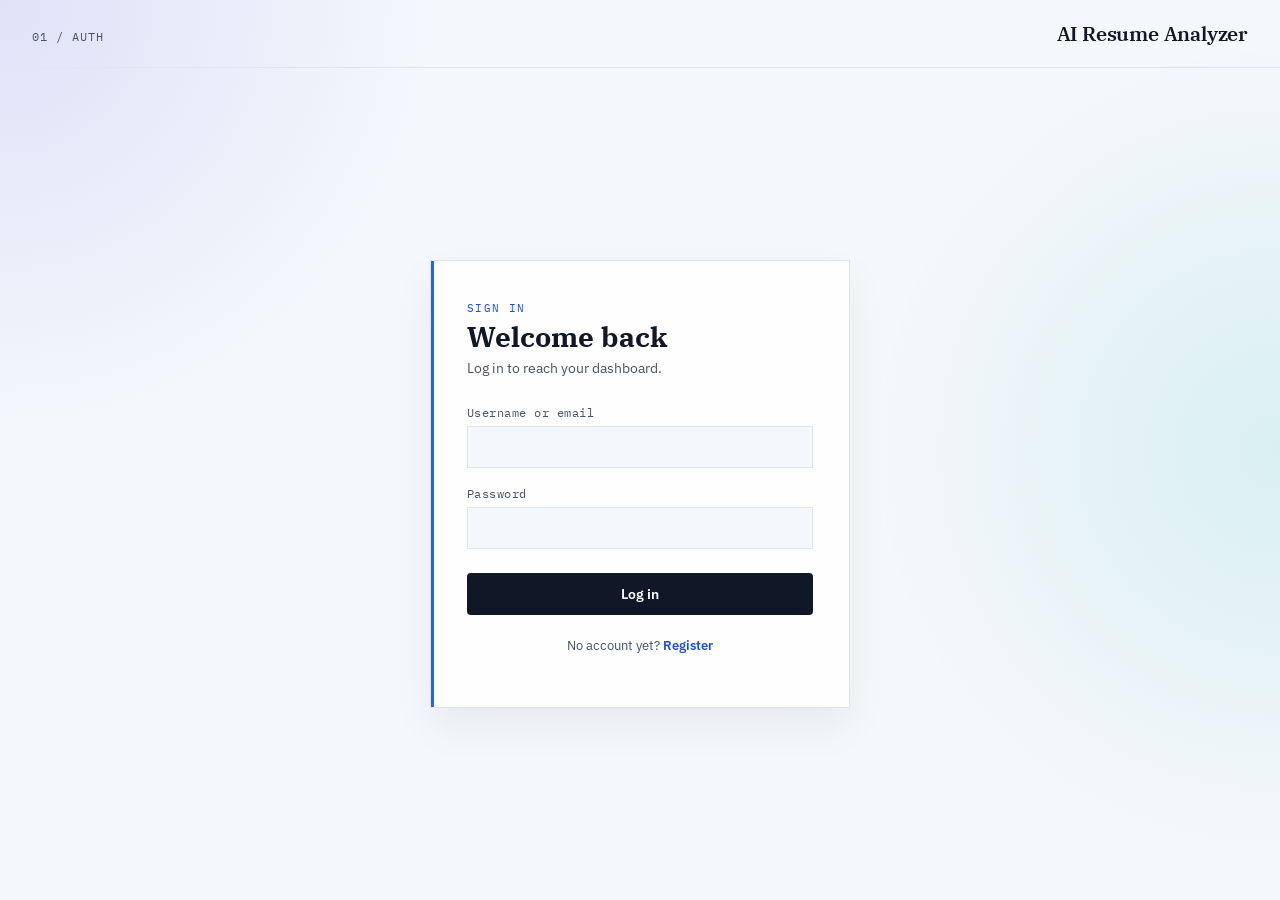
<file: projects/AI-Resume-Analyzer-development/frontend/index.html>
<!DOCTYPE html>
<html lang="en">

<head>
  <meta charset="UTF-8" />
  <meta http-equiv="refresh" content="0; url=login.html" />
  <title>CareerPilot</title>
</head>

<body>
  <p>Redirecting to <a href="login.html">login</a>…</p>
</body>

</html>
</file>
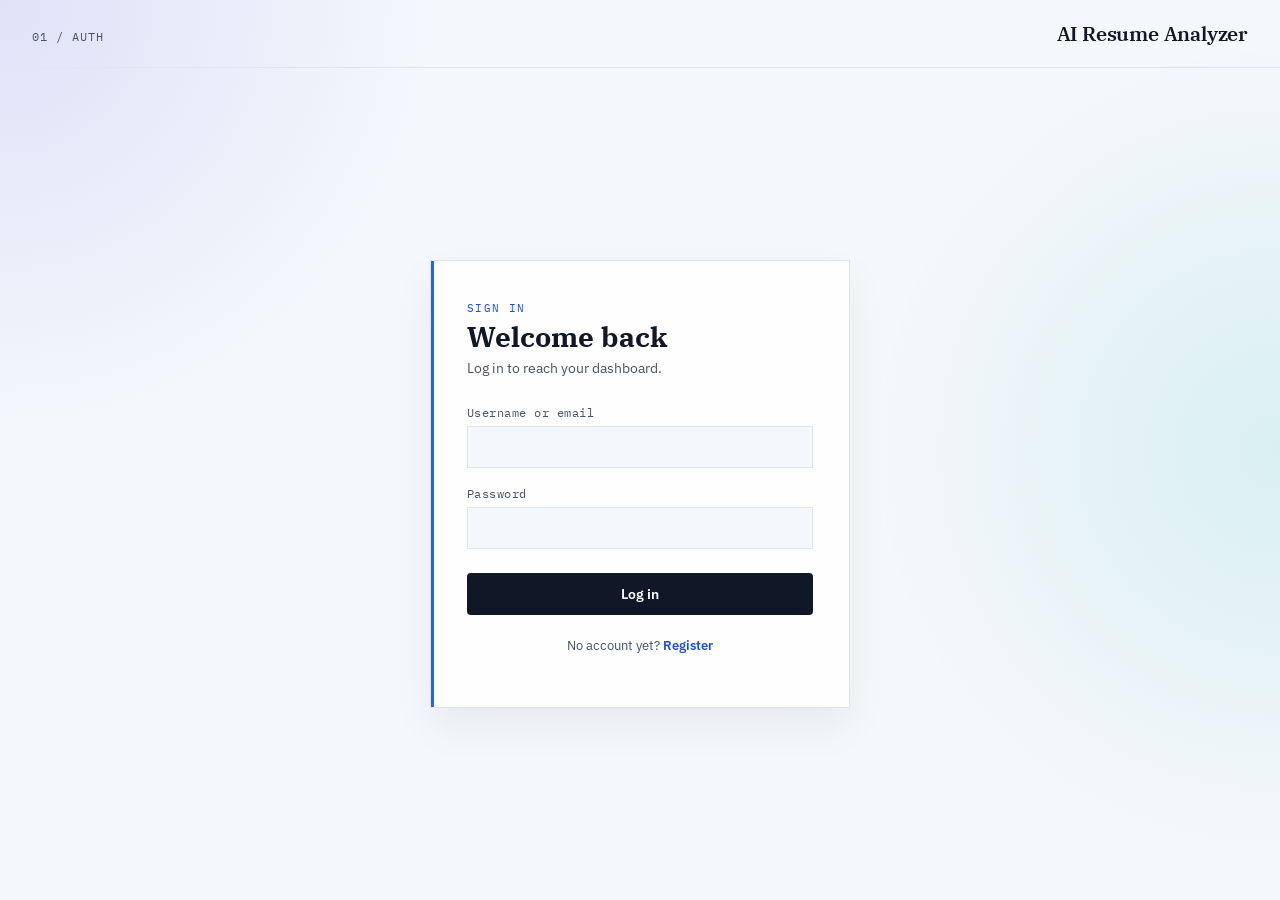
<file: projects/AI-Resume-Analyzer-development/frontend/advisor.html>
<!DOCTYPE html>
<html lang="en">

<head>
  <meta charset="UTF-8" />
  <meta name="viewport" content="width=device-width, initial-scale=1.0" />
  <title>Career Advisor — CareerPilot</title>
  <meta name="description" content="Get personalized career advice powered by AI." />
  <link rel="preconnect" href="https://fonts.googleapis.com" />
  <link
    href="https://fonts.googleapis.com/css2?family=IBM+Plex+Mono:wght@400;600&family=IBM+Plex+Sans:wght@400;500;600&family=IBM+Plex+Serif:wght@600&display=swap"
    rel="stylesheet" />
  <link rel="stylesheet" href="css/style.css" />
</head>

<body>
  <div class="page">
    <header class="masthead">
      <span class="index">06 / ADVISOR</span>
      <span class="brand"><span class="brand__text">AI Resume Analyzer</span></span>
      <nav class="nav-links">
        <a href="dashboard.html">Dashboard</a>
        <a href="jobs.html">Jobs</a>
        <a href="matching.html">Matching</a>
        <button class="logout-btn" id="logout-btn">Log out</button>
      </nav>
    </header>

  <main class="shell" style="max-width:900px;">

    <h1 class="page-title" style="margin-bottom:.5rem;">Career Advisor</h1>
    <p class="page-subtitle" style="color:var(--ink-soft);margin-bottom:1.5rem;">
      Ask about your stored profile, uploaded resume evidence, available jobs, or supported career knowledge.
    </p>

    
    <div class="advisor-controls" id="advisorControls">
      <label class="field__label">Selected resume for grounded questions:</label>
      <select id="resumeSelect" class="field__input" style="max-width:400px;">
        <option value="">No resume selected</option>
      </select>
      <div id="selected-resume-status" class="meta">No resume selected; profile and stored job data remain available.</div>
      <label class="field__label" for="jobSelect" style="margin-top:12px;">Selected job for role-specific questions:</label>
      <select id="jobSelect" class="field__input" style="max-width:400px;">
        <option value="">No job selected</option>
      </select>
      <div id="selected-job-status" class="meta">No job selected; job-specific context is disabled.</div>
      <button class="btn btn--small btn--outline" id="clearHistoryBtn" title="Clear chat history">
        Clear History
      </button>
    </div>

    
    <div class="chat-container" id="chatContainer">
      <div class="chat-messages" id="chatMessages">
        <div class="chat-msg chat-msg--assistant">
          <div class="chat-msg__avatar">AI</div>
          <div class="chat-msg__bubble">
            <p>Career AI can use your stored profile, selected resume evidence, available job requirements, and the existing career knowledge base.</p>
            <p>Questions outside that scope are declined. Select a resume when your question depends on a specific resume.</p>
          </div>
        </div>
      </div>

      
      <form class="chat-input" id="chatForm">
        <input type="text" id="chatInput" class="field__input"
          placeholder="Ask about your stored profile, resume, jobs, or career knowledge..." autocomplete="off" required />
        <button type="submit" class="btn btn--primary" id="sendBtn">
          Send
        </button>
      </form>
    </div>

  </main>
  </div>

  <script src="js/api.js"></script>
  <script src="js/advisor.js?v=2"></script>
</body>

</html>
</file>
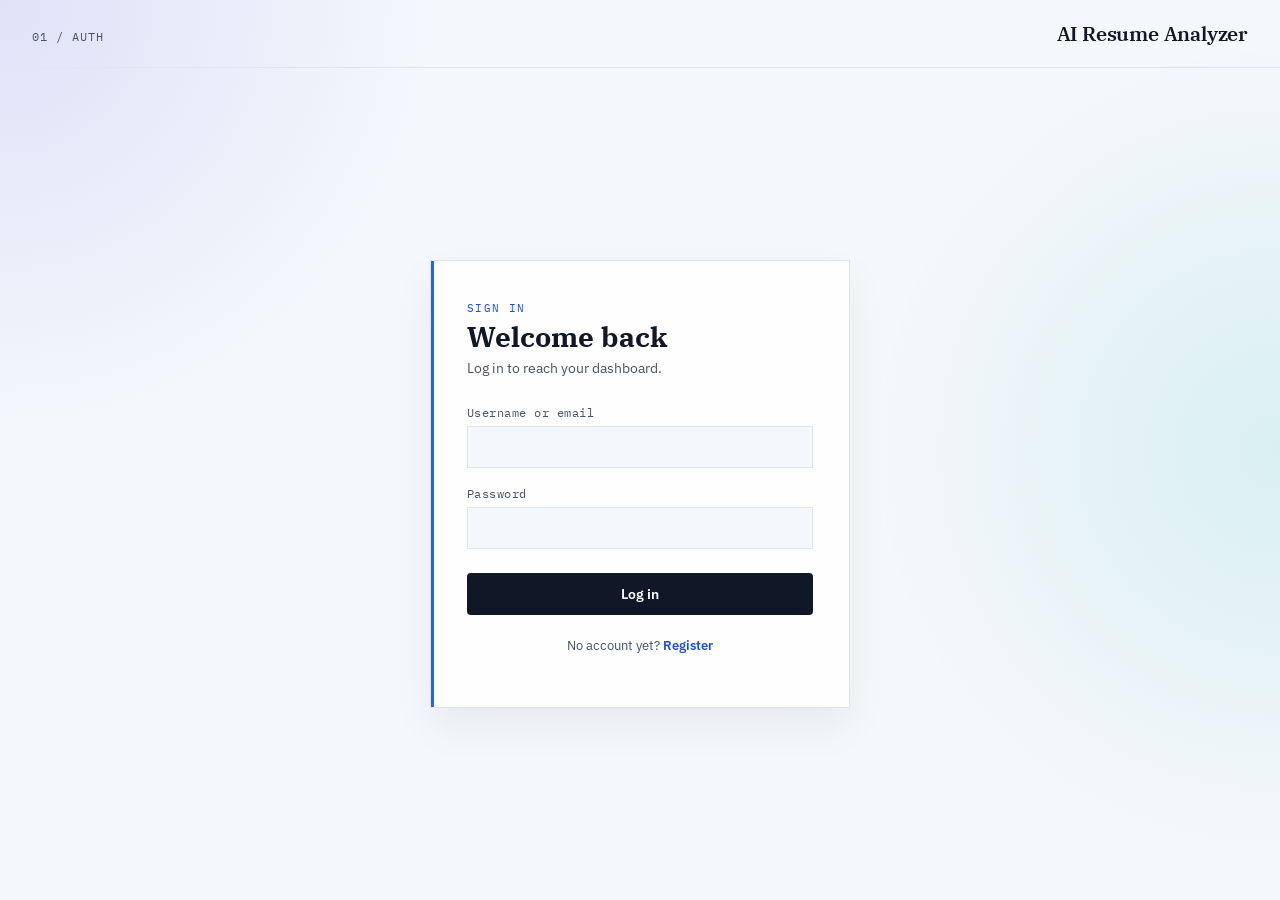
<file: projects/AI-Resume-Analyzer-development/frontend/dashboard.html>
<!DOCTYPE html>
<html lang="en">

<head>
  <meta charset="UTF-8" />
  <meta name="viewport" content="width=device-width, initial-scale=1.0" />
  <title>Dashboard — CareerPilot</title>
  <meta name="description" content="Upload and analyze your resume with AI-powered insights." />
  <link rel="preconnect" href="https://fonts.googleapis.com" />
  <link
    href="https://fonts.googleapis.com/css2?family=IBM+Plex+Serif:wght@600;700&family=IBM+Plex+Sans:wght@400;500;600&family=IBM+Plex+Mono:wght@400;500&display=swap"
    rel="stylesheet" />
  <link rel="stylesheet" href="css/style.css" />
</head>

<body>
  <div class="page">
    <header class="masthead">
      <span class="index">02 / DASHBOARD</span>
      <span class="brand"><span class="brand__text">AI Resume Analyzer</span></span>
      <nav class="nav-links">
        <a href="jobs.html">Jobs</a>
        <a href="matching.html">Matching</a>
        <a href="advisor.html">Advisor</a>
        <button class="logout-btn" id="logout-btn">Log out</button>
      </nav>
    </header>

    <main class="dashboard">
      <h1>Welcome, <span id="user-name">—</span></h1>
      <p class="meta" id="user-email">—</p>

      <div class="panel upload-panel">
        <div class="panel-header">
          <h2>Upload Resume</h2>
        </div>
        <p>Upload your resume in <strong>PDF</strong> or <strong>DOCX</strong> format for AI-powered analysis.</p>

        <div id="upload-message" class="message"></div>

        <form id="upload-form" enctype="multipart/form-data">
          <div class="upload-zone" id="upload-zone">
            <div class="upload-icon">
              <svg width="48" height="48" viewBox="0 0 24 24" fill="none" stroke="currentColor" stroke-width="1.5"
                stroke-linecap="round" stroke-linejoin="round">
                <path d="M21 15v4a2 2 0 0 1-2 2H5a2 2 0 0 1-2-2v-4" />
                <polyline points="17 8 12 3 7 8" />
                <line x1="12" y1="3" x2="12" y2="15" />
              </svg>
            </div>
            <p class="upload-label">Drag & drop your resume here</p>
            <p class="upload-hint">or click to browse — PDF, DOCX up to 5 MB</p>
            <input type="file" id="resume-file" name="file" accept=".pdf,.docx" hidden />
          </div>

          <div id="file-preview" class="file-preview" style="display:none;">
            <span class="file-icon">File</span>
            <span id="file-name" class="file-name"></span>
            <button type="button" id="clear-file" class="clear-file" title="Remove file">Remove</button>
          </div>

          <button type="submit" class="primary" id="upload-btn" disabled>
            <span class="btn-text">Analyze Resume</span>
            <span class="spinner" style="display:none;"></span>
          </button>
        </form>
      </div>

      <div class="panel">
        <div class="panel-header">
          <h2>My Resumes</h2>
          <span class="resume-count" id="resume-count">0</span>
        </div>
        <div id="resumes-list" class="resumes-list">
          <p class="empty-state" id="empty-state">No resumes uploaded yet. Upload one above to get started!</p>
        </div>
      </div>

      <div class="panel">
        <div class="panel-header">
          <h2>Jobs & Matching</h2>
        </div>
        <p>Browse job postings, search by skill or location, and match your resume against available positions.</p>
        <div style="display:flex;gap:10px;margin-top:14px;">
          <a href="jobs.html" class="primary" style="flex:1;text-decoration:none;text-align:center;">Browse Jobs</a>
          <a href="matching.html" class="primary"
            style="flex:1;text-decoration:none;text-align:center;background:var(--signal-dark);">Run Matching</a>
        </div>
      </div>

      <div class="panel">
        <div class="panel-header">
          <h2>Career Advisor</h2>
        </div>
        <p>Use stored profile information, uploaded resume data, available jobs, and the existing career knowledge base for grounded career guidance.</p>
        <div style="display:flex;gap:10px;margin-top:14px;">
          <a href="advisor.html" class="primary" style="flex:1;text-decoration:none;text-align:center;">Open Career
            Advisor</a>
        </div>
      </div>
    </main>
  </div>

  <script src="js/api.js"></script>
  <script src="js/dashboard.js?v=4"></script>
</body>

</html>
</file>
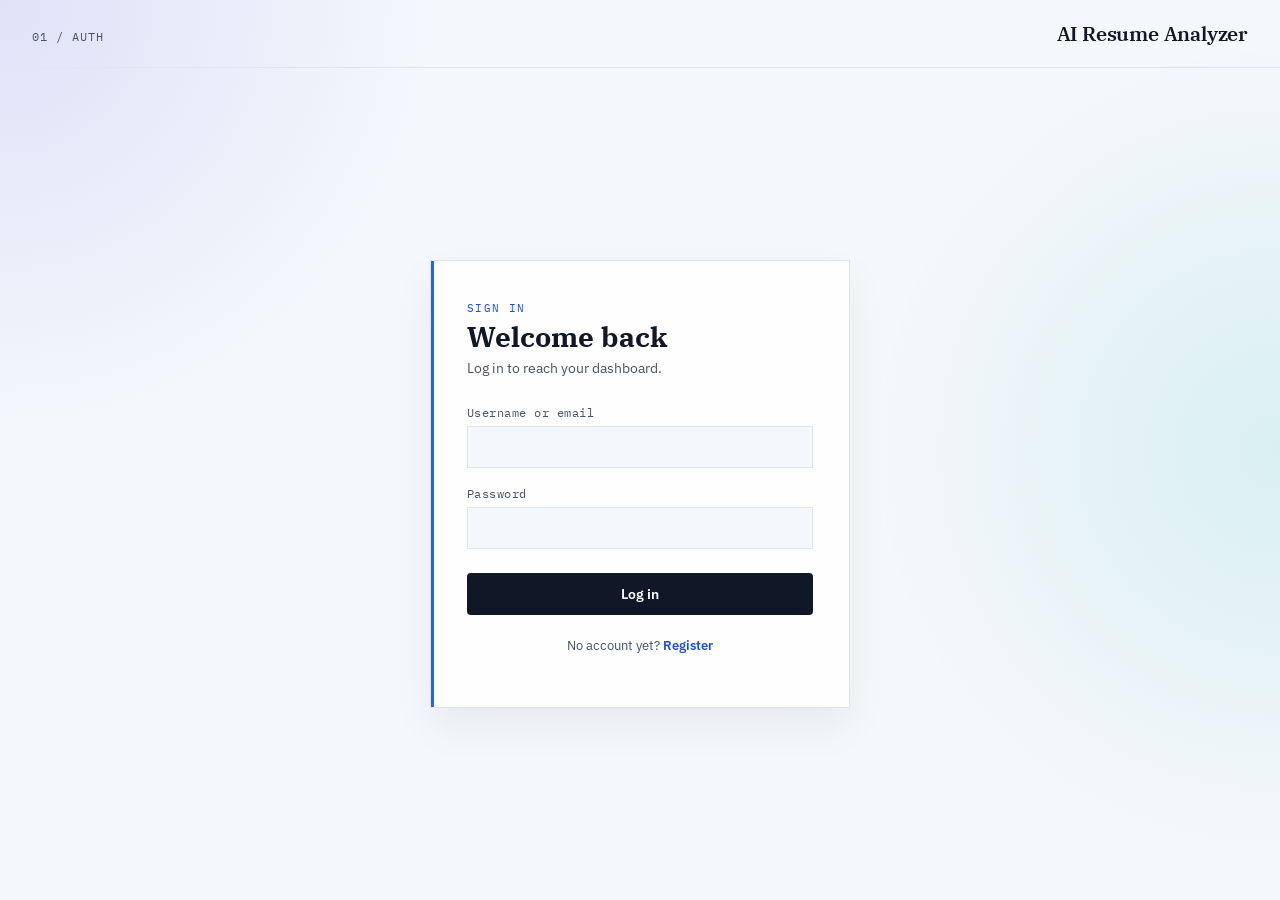
<file: projects/AI-Resume-Analyzer-development/frontend/jobs.html>
<!DOCTYPE html>
<html lang="en">

<head>
  <meta charset="UTF-8" />
  <meta name="viewport" content="width=device-width, initial-scale=1.0" />
  <title>Jobs — CareerPilot</title>
  <meta name="description" content="Browse, search, and manage job postings." />
  <link rel="preconnect" href="https://fonts.googleapis.com" />
  <link
    href="https://fonts.googleapis.com/css2?family=IBM+Plex+Serif:wght@600;700&family=IBM+Plex+Sans:wght@400;500;600&family=IBM+Plex+Mono:wght@400;500&display=swap"
    rel="stylesheet" />
  <link rel="stylesheet" href="css/style.css" />
</head>

<body>
  <div class="page">
    <header class="masthead">
      <span class="index">04 / JOBS</span>
      <span class="brand"><span class="brand__text">AI Resume Analyzer</span></span>
      <nav class="nav-links">
        <a href="dashboard.html">Dashboard</a>
        <a href="matching.html">Matching</a>
        <button class="logout-btn" id="logout-btn">Log out</button>
      </nav>
    </header>

    <main class="jobs-page">
      
      <section class="search-section">
        <h1>Job Board</h1>
        <div class="search-bar">
          <div class="search-field">
            <label for="search-q">Keyword</label>
            <input type="text" id="search-q" placeholder="Title, company, description…" />
          </div>
          <div class="search-field">
            <label for="search-location">Location</label>
            <input type="text" id="search-location" placeholder="e.g. Cairo, Remote" />
          </div>
          <div class="search-field">
            <label for="search-skill">Skill</label>
            <input type="text" id="search-skill" placeholder="e.g. Python, React" />
          </div>
          <button class="primary search-btn" id="search-btn">Search</button>
          <button class="toggle-btn" id="clear-search" style="display:none;">Clear</button>
        </div>
        <div id="application-resume-wrap" class="field" style="display:none;max-width:420px;margin-top:14px;">
          <label for="application-resume">CV used for recommendations and Apply</label>
          <select id="application-resume"></select>
        </div>
        <div id="jobs-match-status" class="meta" style="margin-top:10px;">Select an analyzed CV to load the top-five job recommendations and unlock Apply.</div>
      </section>

      <div id="jobs-message" class="message"></div>

      <section class="add-job-section" id="add-job-section" style="display:none;">
        <button class="toggle-btn" id="toggle-add-job">Add Job Posting</button>
        <div id="add-job-form-wrap" class="add-job-form-wrap" style="display:none;">
          <h2>New Job Posting</h2>
          <form id="add-job-form">
            <div class="form-row">
              <div class="field">
                <label for="job-title">Title *</label>
                <input type="text" id="job-title" required />
              </div>
              <div class="field">
                <label for="job-company">Company</label>
                <input type="text" id="job-company" />
              </div>
            </div>
            <div class="form-row">
              <div class="field">
                <label for="job-location">Location</label>
                <input type="text" id="job-location" />
              </div>
              <div class="field">
                <label for="job-skills">Required Skills (comma-separated)</label>
                <input type="text" id="job-skills" placeholder="Python, FastAPI, SQL" />
              </div>
            </div>
            <div class="field">
              <label for="job-preferred-skills">Preferred Skills (comma-separated)</label>
              <input type="text" id="job-preferred-skills" placeholder="Docker, AWS" />
            </div>
            <div class="field">
              <label for="job-description">Description *</label>
              <textarea id="job-description" rows="4" required></textarea>
            </div>
            <div class="form-row">
              <div class="field">
                <label for="job-experience-years">Required experience</label>
                <input type="text" id="job-experience-years" placeholder="e.g. 3+ years" />
              </div>
              <div class="field">
                <label for="job-education-required">Required education</label>
                <input type="text" id="job-education-required" placeholder="e.g. Bachelor's degree" />
              </div>
            </div>
            <div class="form-row">
              <div class="field">
                <label for="job-deadline">Application deadline</label>
                <input type="datetime-local" id="job-deadline" />
              </div>
              <div class="field">
                <label for="job-max-applications">Maximum applications</label>
                <input type="number" id="job-max-applications" min="1" step="1" />
              </div>
            </div>
            <div class="form-actions">
              <button type="submit" class="primary" id="add-job-btn">Create Job</button>
              <button type="button" class="toggle-btn" id="cancel-add-job">Cancel</button>
            </div>
          </form>
        </div>
      </section>

      
      <section class="jobs-list-section">
        <div class="panel-header">
          <h2 id="jobs-heading">All Jobs</h2>
          <span class="resume-count" id="jobs-count">0</span>
        </div>
        <div id="jobs-list" class="jobs-list">
          <p class="empty-state" id="jobs-empty">No job postings available.</p>
        </div>
      </section>
    </main>
  </div>

  
  <div id="edit-modal" class="modal-overlay" style="display:none;">
    <div class="modal-card">
      <h2>Edit Job Posting</h2>
      <form id="edit-job-form">
        <input type="hidden" id="edit-job-id" />
        <div class="form-row">
          <div class="field">
            <label for="edit-title">Title</label>
            <input type="text" id="edit-title" />
          </div>
          <div class="field">
            <label for="edit-company">Company</label>
            <input type="text" id="edit-company" />
          </div>
        </div>
        <div class="form-row">
          <div class="field">
            <label for="edit-location">Location</label>
            <input type="text" id="edit-location" />
          </div>
          <div class="field">
            <label for="edit-skills">Required Skills (comma-separated)</label>
            <input type="text" id="edit-skills" />
          </div>
        </div>
        <div class="field">
          <label for="edit-preferred-skills">Preferred Skills (comma-separated)</label>
          <input type="text" id="edit-preferred-skills" />
        </div>
        <div class="field">
          <label for="edit-description">Description</label>
          <textarea id="edit-description" rows="4"></textarea>
        </div>
        <div class="form-row">
          <div class="field">
            <label for="edit-experience-years">Required experience</label>
            <input type="text" id="edit-experience-years" />
          </div>
          <div class="field">
            <label for="edit-education-required">Required education</label>
            <input type="text" id="edit-education-required" />
          </div>
        </div>
        <div class="form-row">
          <div class="field">
            <label for="edit-deadline">Application deadline</label>
            <input type="datetime-local" id="edit-deadline" />
          </div>
          <div class="field">
            <label for="edit-max-applications">Maximum applications</label>
            <input type="number" id="edit-max-applications" min="1" step="1" />
          </div>
        </div>
        <div class="form-actions">
          <button type="submit" class="primary">Save Changes</button>
          <button type="button" class="toggle-btn" id="cancel-edit">Cancel</button>
        </div>
      </form>
    </div>
  </div>

  <script src="js/api.js"></script>
  <script src="js/jobs.js"></script>
</body>

</html>
</file>
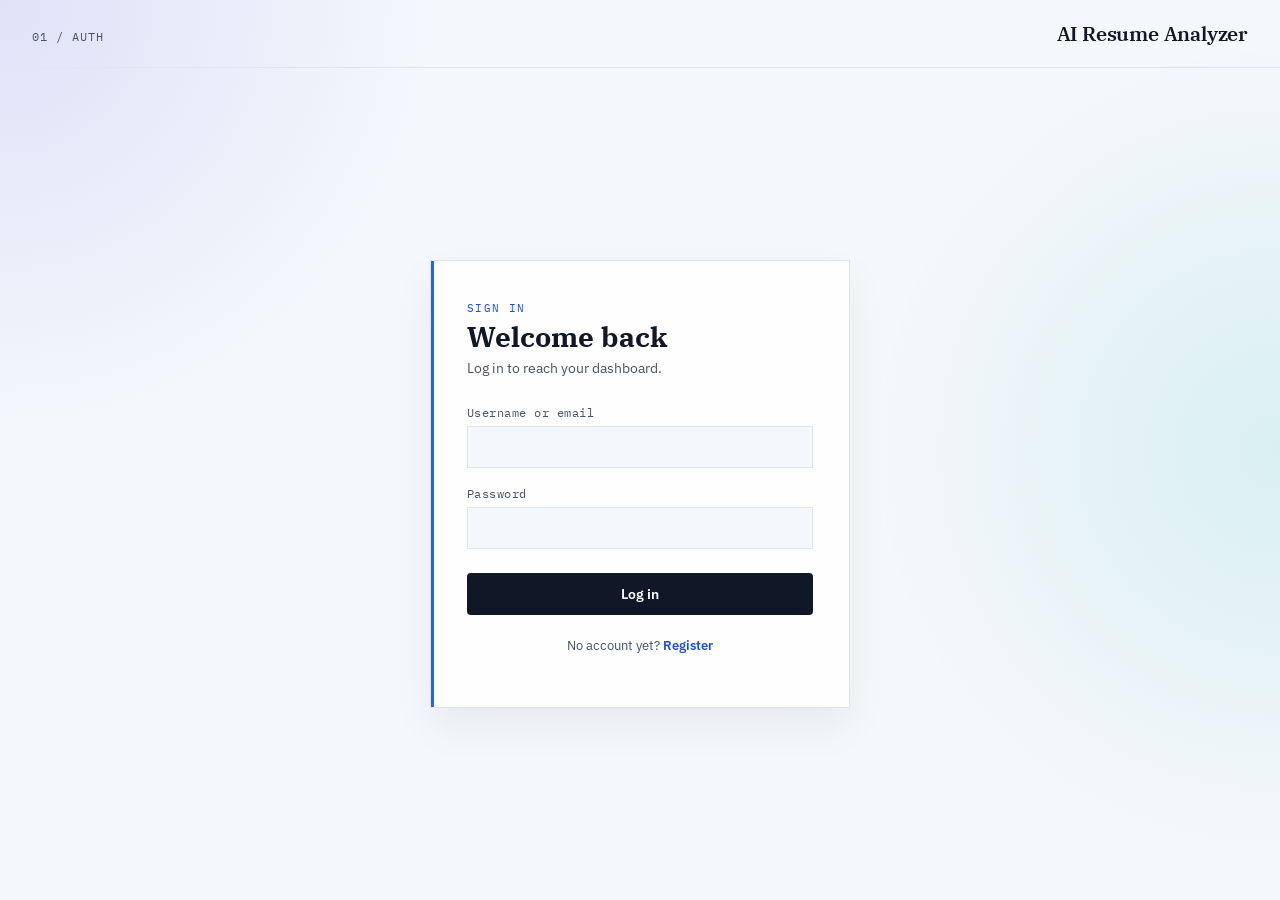
<file: projects/AI-Resume-Analyzer-development/frontend/login.html>
<!DOCTYPE html>
<html lang="en">

<head>
  <meta charset="UTF-8" />
  <meta name="viewport" content="width=device-width, initial-scale=1.0" />
  <title>Log in — CareerPilot</title>
  <link rel="preconnect" href="https://fonts.googleapis.com" />
  <link
    href="https://fonts.googleapis.com/css2?family=IBM+Plex+Serif:wght@600;700&family=IBM+Plex+Sans:wght@400;500;600&family=IBM+Plex+Mono:wght@400;500&display=swap"
    rel="stylesheet" />
  <link rel="stylesheet" href="css/style.css" />
</head>

<body>
  <div class="page">
    <header class="masthead">
      <span class="index">01 / AUTH</span>
      <span class="brand"><span class="brand__text">AI Resume Analyzer</span></span>
    </header>

    <main class="auth-shell">
      <div class="auth-card">
        <p class="eyebrow">Sign in</p>
        <h1>Welcome back</h1>
        <p class="sub">Log in to reach your dashboard.</p>

        <div id="message" class="message"></div>

        <form id="login-form" novalidate>
          <div class="field">
            <label for="identifier">Username or email</label>
            <input type="text" id="identifier" name="identifier" autocomplete="username" required />
          </div>
          <div class="field">
            <label for="password">Password</label>
            <input type="password" id="password" name="password" autocomplete="current-password" required />
          </div>
          <button type="submit" class="primary" id="submit-btn">Log in</button>
        </form>

        <p class="switch-link">No account yet? <a href="register.html">Register</a></p>
      </div>
    </main>
  </div>

  <script src="js/api.js"></script>
  <script src="js/login.js"></script>
</body>

</html>
</file>
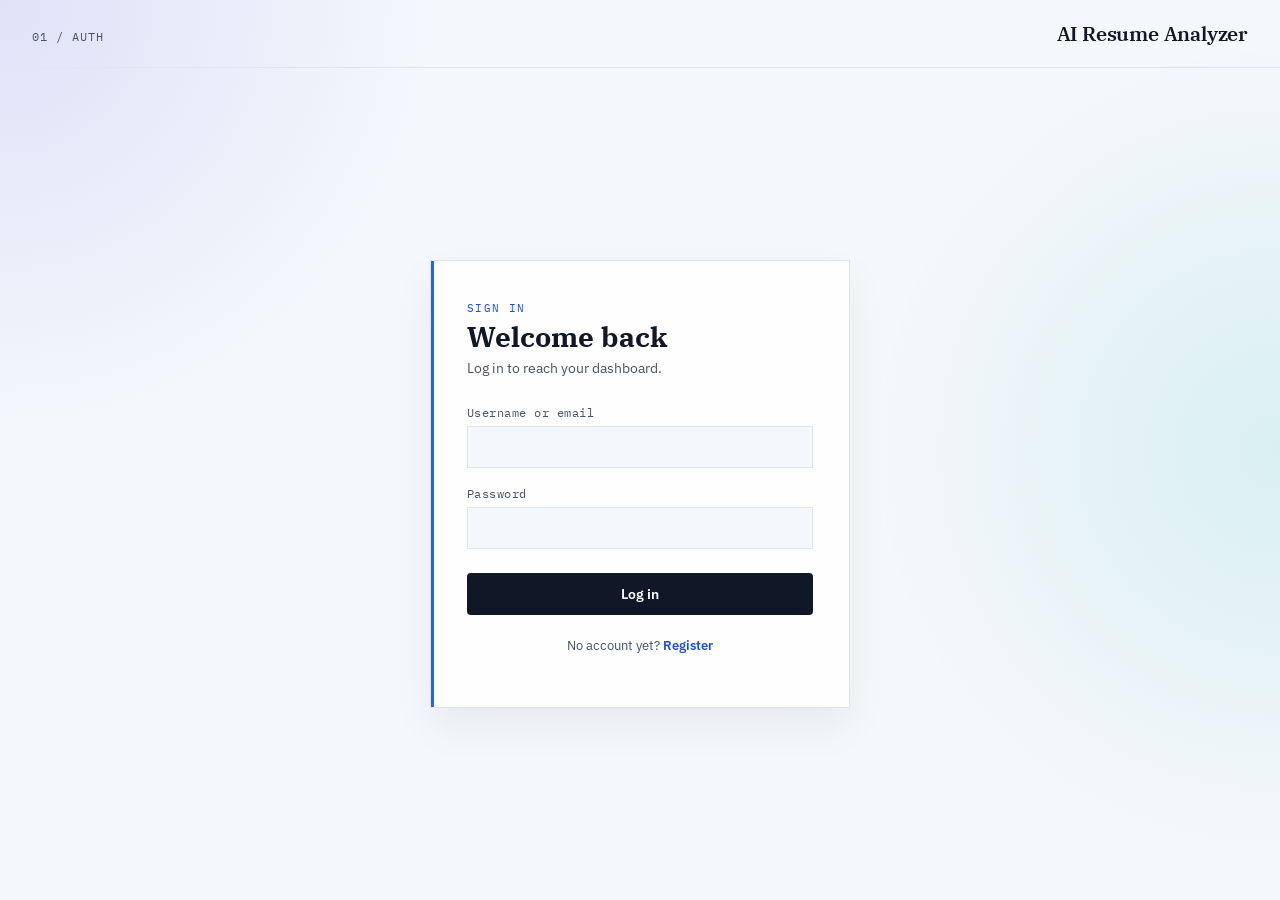
<file: projects/AI-Resume-Analyzer-development/frontend/matching.html>
<!DOCTYPE html>
<html lang="en">

<head>
  <meta charset="UTF-8" />
  <meta name="viewport" content="width=device-width, initial-scale=1.0" />
  <title>Job Matching — CareerPilot</title>
  <meta name="description" content="Match your resume against jobs and see ranked recommendations." />
  <link rel="preconnect" href="https://fonts.googleapis.com" />
  <link
    href="https://fonts.googleapis.com/css2?family=IBM+Plex+Serif:wght@600;700&family=IBM+Plex+Sans:wght@400;500;600&family=IBM+Plex+Mono:wght@400;500&display=swap"
    rel="stylesheet" />
  <link rel="stylesheet" href="css/style.css" />
</head>

<body>
  <div class="page">
    <header class="masthead">
      <span class="index">05 / MATCHING</span>
      <span class="brand"><span class="brand__text">AI Resume Analyzer</span></span>
      <nav class="nav-links">
        <a href="dashboard.html">Dashboard</a>
        <a href="jobs.html">Jobs</a>
        <button class="logout-btn" id="logout-btn">Log out</button>
      </nav>
    </header>

    <main class="matching-page">
      <h1>Job Matching</h1>
      <p class="page-subtitle">Select a resume to compare against all available jobs and get AI-powered recommendations.
      </p>

      <div id="match-message" class="message"></div>

      
      <section class="select-section">
        <div class="section-label">SELECT RESUME</div>
        <div id="resume-selector" class="resume-selector" data-state="loading" aria-busy="true">
          <p class="empty-state">Loading resumes…</p>
        </div>
        <p id="selected-resume-status" class="meta" role="status">No resume selected. Select one before running matching.</p>
      </section>

      
              <div class="match-action" id="match-action" data-state="hidden" style="display:none;">

        <button class="primary match-btn" id="match-btn">
          <span class="btn-text">Run Job Matching</span>
          <span class="spinner" style="display:none;"></span>
        </button>
        <p class="match-hint">This will compare your resume against all available job postings.</p>
      </div>

      
      <section id="results-section" data-state="hidden" aria-live="polite" style="display:none;">
        <div class="section-label">RECOMMENDED JOBS</div>
        <p class="results-summary" id="results-summary"></p>
        <div id="match-results" class="match-results"></div>
      </section>
    </main>
  </div>

  <script src="js/api.js"></script>
  <script src="js/matching.js?v=3"></script>
</body>

</html>
</file>
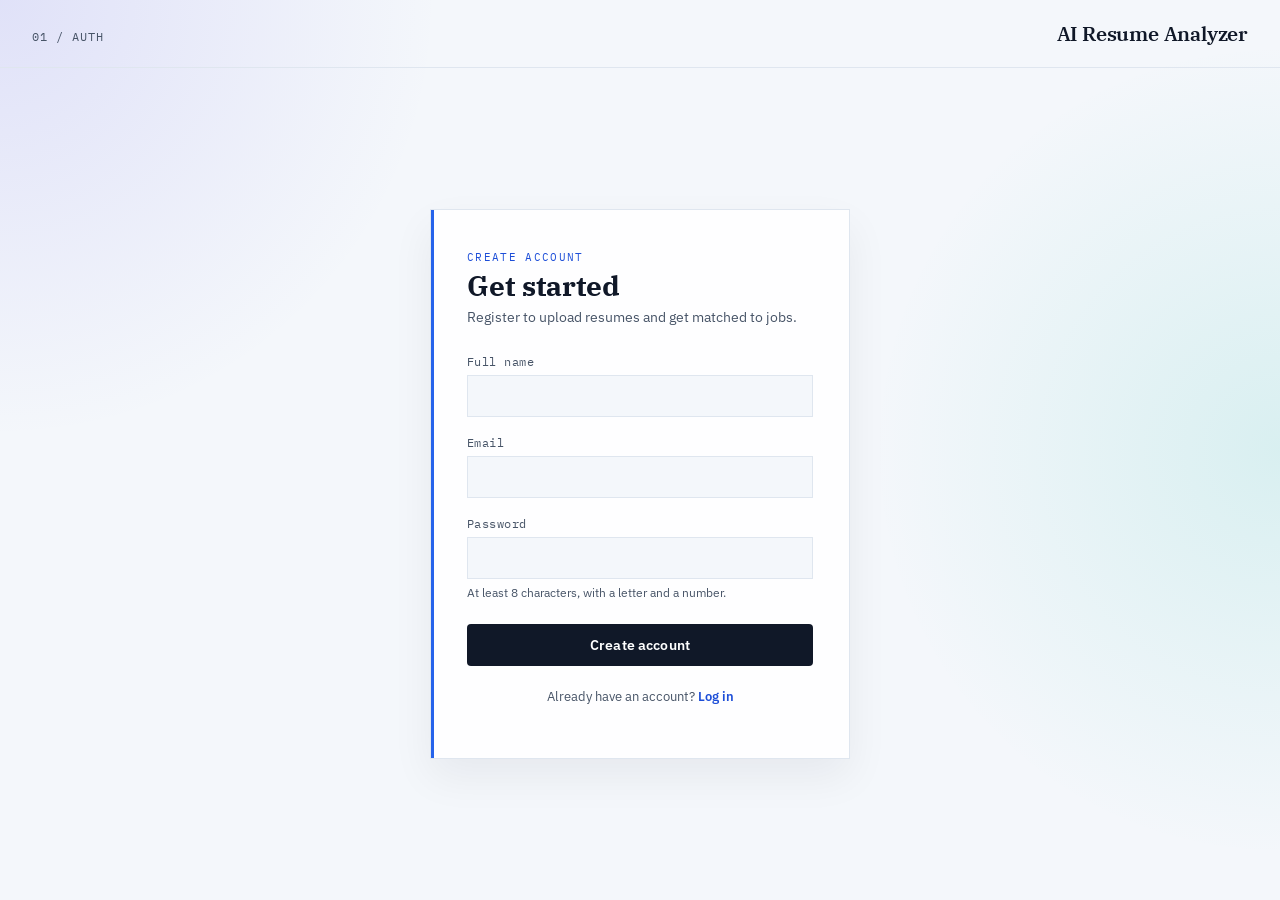
<file: projects/AI-Resume-Analyzer-development/frontend/register.html>
<!DOCTYPE html>
<html lang="en">

<head>
  <meta charset="UTF-8" />
  <meta name="viewport" content="width=device-width, initial-scale=1.0" />
  <title>Register — CareerPilot</title>
  <link rel="preconnect" href="https://fonts.googleapis.com" />
  <link
    href="https://fonts.googleapis.com/css2?family=IBM+Plex+Serif:wght@600;700&family=IBM+Plex+Sans:wght@400;500;600&family=IBM+Plex+Mono:wght@400;500&display=swap"
    rel="stylesheet" />
  <link rel="stylesheet" href="css/style.css" />
</head>

<body>
  <div class="page">
    <header class="masthead">
      <span class="index">01 / AUTH</span>
      <span class="brand"><span class="brand__text">AI Resume Analyzer</span></span>
    </header>

    <main class="auth-shell">
      <div class="auth-card">
        <p class="eyebrow">Create account</p>
        <h1>Get started</h1>
        <p class="sub">Register to upload resumes and get matched to jobs.</p>

        <div id="message" class="message"></div>

        <form id="register-form" novalidate>
          <div class="field">
            <label for="full_name">Full name</label>
            <input type="text" id="full_name" name="full_name" autocomplete="name" />
          </div>
          <div class="field">
            <label for="email">Email</label>
            <input type="email" id="email" name="email" autocomplete="email" required />
          </div>
          <div class="field">
            <label for="password">Password</label>
            <input type="password" id="password" name="password" autocomplete="new-password" required />
            <p class="hint">At least 8 characters, with a letter and a number.</p>
          </div>
          <button type="submit" class="primary" id="submit-btn">Create account</button>
        </form>

        <p class="switch-link">Already have an account? <a href="login.html">Log in</a></p>
      </div>
    </main>
  </div>

  <script src="js/api.js"></script>
  <script src="js/register.js"></script>
</body>

</html>
</file>
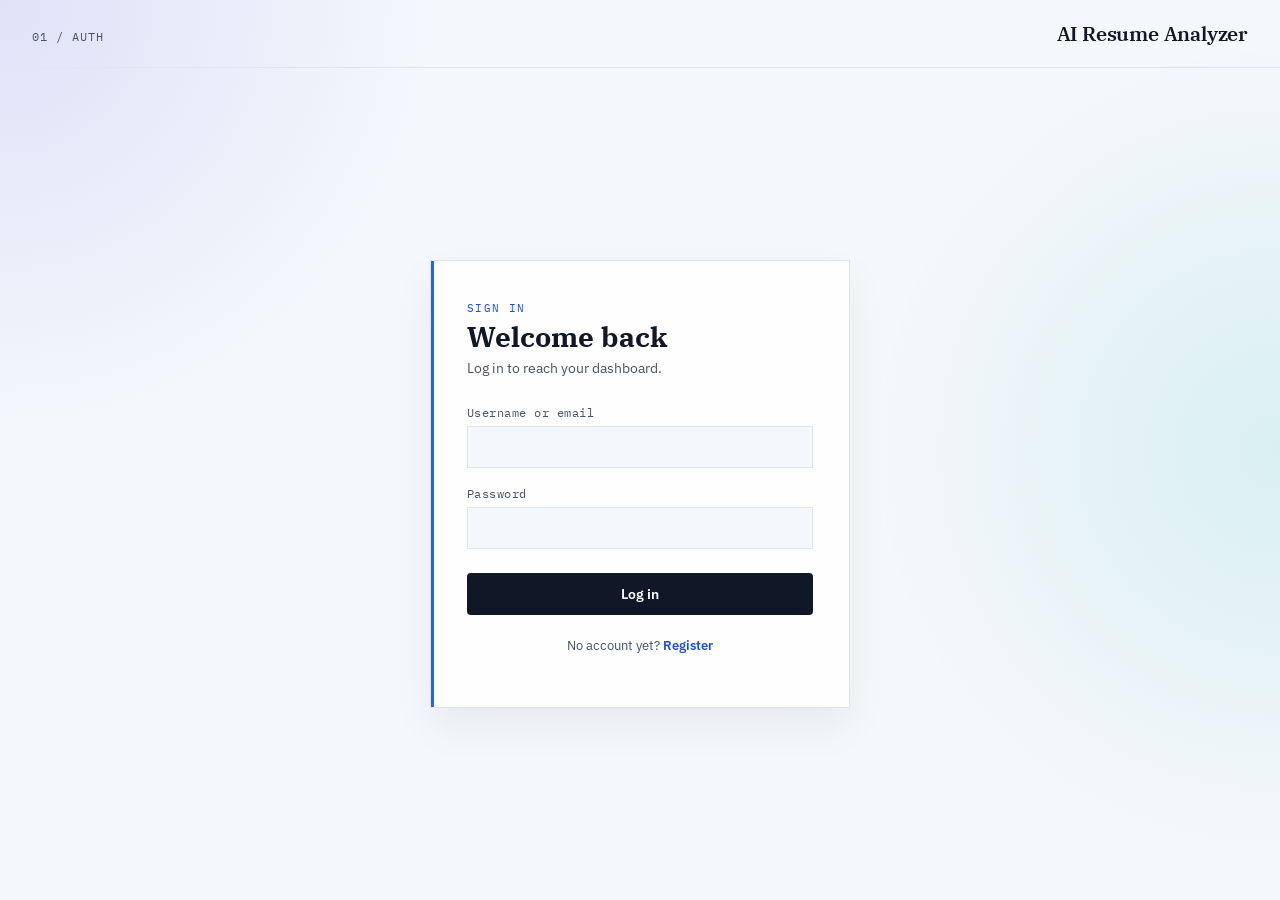
<file: projects/AI-Resume-Analyzer-development/frontend/resume.html>
<!DOCTYPE html>
<html lang="en">

<head>
  <meta charset="UTF-8" />
  <meta name="viewport" content="width=device-width, initial-scale=1.0" />
  <title>Resume Analysis — CareerPilot</title>
  <meta name="description" content="View your AI-analyzed resume with skills, education, experience, and summary." />
  <link rel="preconnect" href="https://fonts.googleapis.com" />
  <link
    href="https://fonts.googleapis.com/css2?family=IBM+Plex+Serif:wght@600;700&family=IBM+Plex+Sans:wght@400;500;600&family=IBM+Plex+Mono:wght@400;500&display=swap"
    rel="stylesheet" />
  <link rel="stylesheet" href="css/style.css" />
</head>

<body>
  <div class="page">
    <header class="masthead">
      <span class="index">03 / RESUME ANALYSIS</span>
      <span class="brand"><span class="brand__text">AI Resume Analyzer</span></span>
      <a href="dashboard.html" class="back-link">← Dashboard</a>
    </header>

    <main class="analysis-page">
      <div id="loading" class="loading-state">
        <div class="spinner large"></div>
        <p>Loading analysis…</p>
      </div>

      <div id="analysis-content" style="display:none;">
        
        <div class="analysis-header">
          <h1 id="resume-filename">Resume</h1>
          <p class="meta" id="resume-meta"></p>
        </div>

        <section class="score-panel">
          <div>
            <div class="section-label">CV SCORE</div>
            <div id="resume-score" class="score-display">0%</div>
          </div>
          <div id="analysis-message" class="message"></div>
        </section>

        <div class="analysis-toolbar">
          <button class="primary" id="analyze-btn">Analyze CV</button>
          <button class="toggle-btn" id="improve-btn">Improvement Recommendations</button>
          <label class="action-hint" for="improve-job-select">Target job (optional)
            <select id="improve-job-select" aria-label="Optional target job for improvement recommendations">
              <option value="">General CV improvements</option>
            </select>
          </label>
          <span class="action-hint" id="improve-status" role="status">General CV recommendations are available after analysis; target-job matching is optional.</span>
          <a class="toggle-btn" id="matching-btn" href="#">Matching</a>
        </div>

        
        <section class="analysis-section summary-section">
          <div class="section-label">PROFILE AND CONTACT</div>
          <p id="resume-full-name" class="entry-title">Name not available</p>
          <p id="resume-contact" class="meta">Contact information not available</p>
          <div class="section-label" style="margin-top:16px;">SUMMARY</div>
          <p id="resume-summary" class="summary-text"></p>
        </section>

        
        <section class="analysis-section">
          <div class="section-label">TECHNICAL SKILLS</div>
          <div id="tech-skills" class="skill-tags"></div>
        </section>

        <section class="analysis-section">
          <div class="section-label">SOFT SKILLS</div>
          <div id="soft-skills" class="skill-tags soft"></div>
        </section>

        <section class="analysis-section">
          <div class="section-label">CATEGORIZED SKILLS</div>
          <div id="categorized-skills" class="entries-list"></div>
        </section>

        <section class="analysis-section">
          <div class="section-label">EDUCATION</div>
          <div id="education-list" class="entries-list"></div>
        </section>

        
        <section class="analysis-section">
          <div class="section-label">EXPERIENCE</div>
          <div id="experience-list" class="entries-list"></div>
        </section>

        <section class="analysis-section">
          <div class="section-label">PROJECTS</div>
          <div id="projects-list" class="entries-list"></div>
        </section>

        
        <section class="analysis-section">
          <div class="section-label">STRENGTHS</div>
          <div id="strengths-list" class="entries-list"></div>
        </section>

        <section class="analysis-section">
          <div class="section-label">AREAS TO IMPROVE</div>
          <div id="weaknesses-list" class="entries-list"></div>
        </section>

        <section class="analysis-section">
          <div class="section-label">IMPROVEMENT RECOMMENDATIONS</div>
          <div id="recommendations-list" class="entries-list"></div>
        </section>

        <section class="analysis-section">
          <div class="section-label">HIGH-PRIORITY FIXES</div>
          <div id="high-priority-fixes-list" class="entries-list"></div>
        </section>

        <section class="analysis-section">
          <div class="section-label">IMPACT &amp; METRICS</div>
          <div id="impact-metrics-list" class="entries-list"></div>
        </section>

        <section class="analysis-section">
          <div class="section-label">SKILLS &amp; ATS KEYWORD OPTIMIZATION</div>
          <div id="skills-ats-list" class="entries-list"></div>
        </section>

        <section class="analysis-section">
          <div class="section-label">PROFESSIONAL SUMMARY POLISH</div>
          <div id="summary-polish-list" class="entries-list"></div>
        </section>

        <section class="analysis-section">
          <div class="section-label">CERTIFICATIONS</div>
          <div id="certifications-list" class="skill-tags"></div>
        </section>

        <section class="analysis-section">
          <div class="section-label">TRAINING</div>
          <div id="training-list" class="entries-list"></div>
        </section>

        <section class="analysis-section">
          <div class="section-label">LANGUAGES</div>
          <div id="languages-list" class="skill-tags"></div>
        </section>

        <section class="analysis-section">
          <div class="section-label">ACHIEVEMENTS</div>
          <div id="achievements-list" class="entries-list"></div>
        </section>

        <section class="analysis-section">
          <div class="section-label">LEARNING RESOURCES</div>
          <div id="learning-resources-list" class="entries-list"></div>
        </section>

        
        <section class="analysis-section">
          <button class="toggle-btn" id="toggle-raw">Show extracted text</button>
          <pre id="raw-text" class="raw-text" style="display:none;"></pre>
        </section>

        
        <div class="analysis-actions">
          <a href="dashboard.html" class="primary" style="text-decoration:none;text-align:center;">Upload another
            resume</a>
          <button class="danger-btn" id="delete-btn">Delete this resume</button>
        </div>
      </div>

      <div id="error-state" class="error-state" style="display:none;">
        <h2>Something went wrong</h2>
        <p id="error-message"></p>
        <a href="dashboard.html" class="primary"
          style="text-decoration:none;text-align:center;display:inline-block;margin-top:16px;">Back to dashboard</a>
      </div>
    </main>
  </div>

  <script src="js/api.js"></script>
  <script src="js/resume.js?v=5"></script>
</body>

</html>
</file>
<file: projects/AI-Resume-Analyzer-development/frontend/css/style.css>
:root {
  --paper: #f4f7fb;
  --paper-strong: #ffffff;
  --ink: #101828;
  --ink-soft: #475467;
  --rule: #dfe6ef;
  --signal: #2563eb;
  --signal-dark: #1d4ed8;
  --signal-light: #e9f1ff;
  --brand-teal: #14b8a6;
  --brand-indigo: #4f46e5;
  --error: #b3401f;
  --error-bg: #fbeae4;
  --success-bg: #eafaf6;
  --accent-blue: #2563eb;
  --accent-purple: #7c3aed;

  --font-display: "IBM Plex Serif", Georgia, serif;
  --font-body: "IBM Plex Sans", -apple-system, BlinkMacSystemFont, "Segoe UI", sans-serif;
  --font-mono: "IBM Plex Mono", "SFMono-Regular", Consolas, monospace;
}

* {
  box-sizing: border-box;
}

html,
body {
  margin: 0;
  padding: 0;
}

body {
  background:
    radial-gradient(circle at top left, rgba(79, 70, 229, 0.12), transparent 28%),
    radial-gradient(circle at right, rgba(20, 184, 166, 0.12), transparent 30%),
    var(--paper);
  color: var(--ink);
  font-family: var(--font-body);
  min-height: 100vh;
  -webkit-font-smoothing: antialiased;
}



.page {
  min-height: 100vh;
  display: flex;
  flex-direction: column;
}

.masthead {
  border-bottom: 1px solid var(--rule);
  padding: 20px 32px;
  display: flex;
  align-items: baseline;
  justify-content: space-between;
  gap: 16px;
}

.masthead .index {
  font-family: var(--font-mono);
  font-size: 12px;
  letter-spacing: 0.08em;
  color: var(--ink-soft);
  text-transform: uppercase;
}

.masthead .brand,
.topbar__brand,
.brand {
  display: inline-flex;
  align-items: center;
  gap: 10px;
  text-decoration: none;
  color: var(--ink);
}


.masthead .brand__text,
.topbar__brand,
.brand__text {
  font-family: var(--font-display);
  font-size: 20px;
  font-weight: 600;
  letter-spacing: -0.01em;
}

.masthead .brand__text span,
.topbar__brand span,
.brand__text span {
  color: var(--signal);
}

.masthead .back-link {
  font-family: var(--font-mono);
  font-size: 12px;
  letter-spacing: 0.04em;
  color: var(--ink-soft);
  text-decoration: none;
  transition: color 0.15s ease;
}

.masthead .back-link:hover {
  color: var(--signal);
}

.auth-shell {
  flex: 1;
  display: flex;
  align-items: center;
  justify-content: center;
  padding: 40px 20px;
}

.auth-card {
  width: 100%;
  max-width: 420px;
  background: rgba(255, 255, 255, 0.9);
  border: 1px solid var(--rule);
  padding: 40px 36px;
  position: relative;
  box-shadow: 0 18px 40px rgba(15, 23, 42, 0.06);
}

.auth-card::before {
  content: "";
  position: absolute;
  top: 0;
  left: 0;
  width: 3px;
  height: 100%;
  background: var(--signal);
}

.auth-card .eyebrow {
  font-family: var(--font-mono);
  font-size: 11px;
  letter-spacing: 0.12em;
  text-transform: uppercase;
  color: var(--signal-dark);
  margin: 0 0 6px;
}

.auth-card h1 {
  font-family: var(--font-display);
  font-size: 28px;
  margin: 0 0 6px;
  line-height: 1.15;
}

.auth-card .sub {
  color: var(--ink-soft);
  font-size: 14px;
  margin: 0 0 28px;
}



.field {
  margin-bottom: 18px;
}

.field label {
  display: block;
  font-size: 12px;
  font-family: var(--font-mono);
  letter-spacing: 0.04em;
  color: var(--ink-soft);
  margin-bottom: 6px;
}

.field input {
  width: 100%;
  padding: 11px 12px;
  border: 1px solid var(--rule);
  background: var(--paper);
  font-family: var(--font-body);
  font-size: 14px;
  color: var(--ink);
  transition: border-color 0.15s ease, background 0.15s ease;
}

.field input:focus {
  outline: none;
  border-color: var(--signal);
  background: #fff;
}

.field .hint {
  font-size: 12px;
  color: var(--ink-soft);
  margin-top: 6px;
}

button.primary {
  width: 100%;
  padding: 12px 16px;
  background: var(--ink);
  color: #fff;
  border: none;
  font-family: var(--font-body);
  font-size: 14px;
  font-weight: 600;
  letter-spacing: 0.01em;
  cursor: pointer;
  transition: background 0.15s ease;
  margin-top: 6px;
}

button.primary:hover,
a.primary:hover {
  background: var(--signal-dark);
}

button.primary:disabled {
  background: var(--rule);
  cursor: not-allowed;
}


.topbar {
  display: flex;
  align-items: center;
  justify-content: space-between;
  gap: 16px;
  padding: 18px 32px;
  border-bottom: 1px solid var(--rule);
  background: rgba(246, 245, 241, 0.96);
  position: sticky;
  top: 0;
  z-index: 20;
}

.topbar__index {
  font-family: var(--font-mono);
  font-size: 11px;
  letter-spacing: 0.12em;
  text-transform: uppercase;
  color: var(--ink-soft);
}

.topbar__nav {
  display: flex;
  align-items: center;
  gap: 18px;
  flex-wrap: wrap;
}

.topbar__nav a {
  font-family: var(--font-mono);
  font-size: 12px;
  letter-spacing: 0.04em;
  color: var(--ink-soft);
  text-decoration: none;
  transition: color 0.15s ease;
}

.topbar__nav a:hover,
.topbar__nav--active {
  color: var(--signal-dark);
}

.topbar__brand {
  font-family: var(--font-display);
  font-size: 20px;
  font-weight: 600;
  letter-spacing: -0.01em;
  color: var(--ink);
  text-decoration: none;
}

.topbar__brand span {
  color: var(--signal);
}


.shell {
  max-width: 1100px;
  margin: 0 auto;
  padding: 40px 20px 60px;
  width: 100%;
}

.page-title {
  font-family: var(--font-display);
  font-size: 2.2rem;
  margin: 0 0 8px;
  line-height: 1.1;
}

.page-subtitle {
  color: var(--ink-soft);
  font-size: 0.95rem;
  line-height: 1.6;
  margin: 0 0 24px;
}

.field__label {
  display: block;
  font-size: 12px;
  font-family: var(--font-mono);
  letter-spacing: 0.04em;
  color: var(--ink-soft);
  margin-bottom: 6px;
}

.field__input {
  width: 100%;
  padding: 11px 12px;
  border: 1px solid var(--rule);
  background: #fff;
  font-family: var(--font-body);
  font-size: 14px;
  color: var(--ink);
  transition: border-color 0.15s ease, background 0.15s ease;
}

.field__input:focus {
  outline: none;
  border-color: var(--signal);
  background: #fff;
}

.btn,
button,
input[type="submit"] {
  font-family: var(--font-body);
  border-radius: 4px;
  cursor: pointer;
  transition: all 0.15s ease;
}

.btn {
  display: inline-flex;
  align-items: center;
  justify-content: center;
  padding: 11px 18px;
  border: 1px solid transparent;
  background: var(--ink);
  color: #fff;
  font-size: 14px;
  font-weight: 600;
  text-decoration: none;
}

.btn:hover {
  background: var(--signal-dark);
}

.btn--primary {
  background: var(--signal);
  border-color: var(--signal);
}

.btn--primary:hover {
  background: var(--signal-dark);
}

.btn--small {
  padding: 7px 14px;
  font-size: 0.83rem;
}

.btn--outline {
  background: transparent;
  border: 1px solid var(--rule);
  color: var(--ink-soft);
}

.btn--outline:hover {
  border-color: var(--signal);
  color: var(--signal-dark);
  background: var(--signal-light);
}

.btn:disabled {
  opacity: 0.6;
  cursor: not-allowed;
}

a.primary {
  display: block;
  width: 100%;
  padding: 12px 16px;
  background: var(--ink);
  color: #fff;
  border: none;
  font-family: var(--font-body);
  font-size: 14px;
  font-weight: 600;
  letter-spacing: 0.01em;
  cursor: pointer;
  transition: background 0.15s ease;
  text-decoration: none;
  text-align: center;
}

.switch-link {
  text-align: center;
  margin-top: 22px;
  font-size: 13px;
  color: var(--ink-soft);
}

.switch-link a {
  color: var(--signal-dark);
  text-decoration: none;
  font-weight: 600;
}

.switch-link a:hover {
  text-decoration: underline;
}



.message {
  padding: 10px 12px;
  font-size: 13px;
  margin-bottom: 18px;
  border-left: 3px solid transparent;
  display: none;
}

.message.error {
  display: block;
  background: var(--error-bg);
  color: var(--error);
  border-left-color: var(--error);
}

.message.success {
  display: block;
  background: var(--success-bg);
  color: var(--signal-dark);
  border-left-color: var(--signal);
}



.dashboard {
  max-width: 760px;
  margin: 0 auto;
  padding: 56px 20px;
  width: 100%;
}

.dashboard h1 {
  font-family: var(--font-display);
  font-size: 30px;
  margin-bottom: 4px;
}

.dashboard .meta {
  font-family: var(--font-mono);
  font-size: 12px;
  color: var(--ink-soft);
  margin-bottom: 32px;
}

.dashboard .panel {
  border: 1px solid var(--rule);
  background: #fff;
  padding: 24px;
  margin-bottom: 16px;
  position: relative;
  transition: box-shadow 0.2s ease;
}

.dashboard .panel:hover {
  box-shadow: 0 2px 12px rgba(0, 0, 0, 0.04);
}

.dashboard .panel h2 {
  font-size: 15px;
  margin: 0 0 8px;
}

.dashboard .panel p {
  color: var(--ink-soft);
  font-size: 14px;
  line-height: 1.5;
  margin: 0;
}

.panel-header {
  display: flex;
  align-items: center;
  justify-content: space-between;
  margin-bottom: 8px;
}

.panel-header h2 {
  margin: 0 !important;
}

.badge {
  font-family: var(--font-mono);
  font-size: 10px;
  letter-spacing: 0.1em;
  text-transform: uppercase;
  background: var(--signal-light);
  color: var(--signal-dark);
  padding: 3px 8px;
  border-radius: 2px;
}

.muted-panel {
  opacity: 0.55;
  border-style: dashed;
}

.logout-btn {
  font-family: var(--font-mono);
  font-size: 12px;
  letter-spacing: 0.04em;
  text-transform: uppercase;
  background: none;
  border: 1px solid var(--rule);
  padding: 8px 14px;
  cursor: pointer;
  color: var(--ink);
  transition: border-color 0.15s, color 0.15s;
}

.logout-btn:hover {
  border-color: var(--error);
  color: var(--error);
}



.upload-panel {
  border-color: var(--signal);
  border-width: 1px;
}

.upload-panel::before {
  content: "";
  position: absolute;
  top: 0;
  left: 0;
  width: 3px;
  height: 100%;
  background: var(--signal);
}

.upload-zone {
  display: flex;
  flex-direction: column;
  align-items: center;
  justify-content: center;
  padding: 40px 24px;
  border: 2px dashed var(--rule);
  background: var(--paper);
  cursor: pointer;
  transition: all 0.2s ease;
  margin: 16px 0;
  text-align: center;
}

.upload-zone:hover,
.upload-zone.drag-over {
  border-color: var(--signal);
  background: var(--signal-light);
}

.upload-zone .upload-icon {
  color: var(--ink-soft);
  margin-bottom: 12px;
  transition: color 0.2s ease;
}

.upload-zone:hover .upload-icon {
  color: var(--signal);
}

.upload-zone .upload-label {
  font-weight: 600;
  font-size: 15px;
  margin: 0 0 4px;
  color: var(--ink);
}

.upload-zone .upload-hint {
  font-size: 13px;
  color: var(--ink-soft);
  margin: 0;
}

.file-preview {
  display: flex;
  align-items: center;
  gap: 10px;
  padding: 12px 16px;
  background: var(--signal-light);
  border: 1px solid var(--signal);
  margin: 16px 0;
}

.file-icon {
  font-size: 20px;
}

.file-name {
  flex: 1;
  font-family: var(--font-mono);
  font-size: 13px;
  color: var(--ink);
  overflow: hidden;
  text-overflow: ellipsis;
  white-space: nowrap;
}

.clear-file {
  background: none;
  border: none;
  font-size: 16px;
  cursor: pointer;
  color: var(--ink-soft);
  padding: 4px 8px;
  transition: color 0.15s ease;
}

.clear-file:hover {
  color: var(--error);
}



.spinner {
  display: inline-block;
  width: 16px;
  height: 16px;
  border: 2px solid rgba(255, 255, 255, 0.3);
  border-top-color: #fff;
  border-radius: 50%;
  animation: spin 0.6s linear infinite;
  vertical-align: middle;
  margin-left: 8px;
}

.spinner.large {
  width: 32px;
  height: 32px;
  border-width: 3px;
  border-color: var(--rule);
  border-top-color: var(--signal);
}

@keyframes spin {
  to {
    transform: rotate(360deg);
  }
}



.resumes-list {
  display: flex;
  flex-direction: column;
  gap: 8px;
}

.resume-card {
  display: flex;
  align-items: center;
  gap: 14px;
  padding: 16px;
  border: 1px solid var(--rule);
  background: var(--paper);
  text-decoration: none;
  color: var(--ink);
  transition: all 0.15s ease;
  cursor: pointer;
}

.resume-card:hover {
  border-color: var(--signal);
  background: var(--signal-light);
}

.resume-card-link {
  display: flex;
  align-items: center;
  gap: 14px;
  flex: 1;
  min-width: 0;
  color: inherit;
  text-decoration: none;
}

.resume-delete {
  width: 28px;
  height: 28px;
  border: 1px solid var(--rule);
  background: transparent;
  color: var(--ink-soft);
  cursor: pointer;
  font-family: var(--font-mono);
  font-size: 12px;
  flex-shrink: 0;
}

.resume-delete:hover:not(:disabled) {
  border-color: var(--signal);
  color: var(--signal);
}

.resume-card-icon {
  font-size: 24px;
  flex-shrink: 0;
}

.resume-card-body {
  flex: 1;
  min-width: 0;
}

.resume-card-name {
  font-weight: 600;
  font-size: 14px;
  margin-bottom: 2px;
  white-space: nowrap;
  overflow: hidden;
  text-overflow: ellipsis;
}

.resume-card-summary {
  font-size: 13px;
  color: var(--ink-soft);
  line-height: 1.4;
  display: -webkit-box;
  -webkit-line-clamp: 2;
  -webkit-box-orient: vertical;
  overflow: hidden;
}

.resume-card-date {
  font-family: var(--font-mono);
  font-size: 11px;
  color: var(--ink-soft);
  margin-top: 4px;
}

.resume-card-arrow {
  font-size: 18px;
  color: var(--ink-soft);
  transition: transform 0.15s ease;
}

.resume-card:hover .resume-card-arrow {
  transform: translateX(3px);
  color: var(--signal);
}

.resume-count {
  font-family: var(--font-mono);
  font-size: 13px;
  background: var(--paper);
  border: 1px solid var(--rule);
  padding: 2px 10px;
  color: var(--ink-soft);
}

.empty-state {
  text-align: center;
  padding: 24px;
  color: var(--ink-soft);
  font-size: 14px;
}

.error-inline {
  color: var(--error);
  font-size: 13px;
}



.analysis-page {
  max-width: 760px;
  margin: 0 auto;
  padding: 40px 20px 60px;
  width: 100%;
}

.loading-state {
  display: flex;
  flex-direction: column;
  align-items: center;
  justify-content: center;
  padding: 80px 20px;
  color: var(--ink-soft);
}

.loading-state p {
  margin-top: 16px;
  font-size: 14px;
}

.error-state {
  text-align: center;
  padding: 60px 20px;
}

.error-state h2 {
  font-family: var(--font-display);
  font-size: 24px;
  margin-bottom: 8px;
}

.error-state p {
  color: var(--error);
  font-size: 14px;
}

.analysis-header {
  margin-bottom: 32px;
}

.analysis-header h1 {
  font-family: var(--font-display);
  font-size: 26px;
  margin: 0 0 4px;
  word-break: break-word;
}

.analysis-header .meta {
  font-family: var(--font-mono);
  font-size: 12px;
  color: var(--ink-soft);
}

.analysis-section {
  margin-bottom: 28px;
}

.section-label {
  font-family: var(--font-mono);
  font-size: 11px;
  letter-spacing: 0.12em;
  text-transform: uppercase;
  color: var(--signal-dark);
  margin-bottom: 12px;
  padding-bottom: 6px;
  border-bottom: 1px solid var(--rule);
}

.summary-section {
  background: #fff;
  border: 1px solid var(--rule);
  padding: 24px;
  position: relative;
}

.summary-section::before {
  content: "";
  position: absolute;
  top: 0;
  left: 0;
  width: 3px;
  height: 100%;
  background: var(--signal);
}

.summary-text {
  font-size: 15px;
  line-height: 1.65;
  color: var(--ink);
  margin: 0;
}



.skill-tags {
  display: flex;
  flex-wrap: wrap;
  gap: 8px;
}

.tag {
  font-family: var(--font-mono);
  font-size: 12px;
  padding: 5px 12px;
  border: 1px solid var(--rule);
  background: #fff;
  color: var(--ink);
  transition: all 0.15s ease;
}

.tag.tech {
  border-color: var(--signal);
  background: var(--signal-light);
  color: var(--signal-dark);
}

.tag.soft {
  border-color: var(--accent-purple);
  background: #f3f0ff;
  color: var(--accent-purple);
}

.tag:hover {
  transform: translateY(-1px);
  box-shadow: 0 2px 6px rgba(0, 0, 0, 0.06);
}

.no-data {
  font-size: 13px;
  color: var(--ink-soft);
  font-style: italic;
}



.entries-list {
  display: flex;
  flex-direction: column;
  gap: 10px;
}

.entry-card {
  display: flex;
  gap: 14px;
  padding: 16px;
  background: #fff;
  border: 1px solid var(--rule);
  transition: box-shadow 0.15s ease;
}

.entry-card:hover {
  box-shadow: 0 2px 8px rgba(0, 0, 0, 0.04);
}

.entry-icon {
  font-size: 20px;
  flex-shrink: 0;
  padding-top: 2px;
}

.entry-body {
  flex: 1;
}

.entry-title {
  font-weight: 600;
  font-size: 14px;
  margin-bottom: 2px;
}

.entry-subtitle {
  font-size: 13px;
  color: var(--signal-dark);
  margin-bottom: 2px;
}

.entry-date {
  font-family: var(--font-mono);
  font-size: 11px;
  color: var(--ink-soft);
  margin-bottom: 4px;
}

.entry-details {
  font-size: 13px;
  color: var(--ink-soft);
  line-height: 1.5;
}



.toggle-btn {
  font-family: var(--font-mono);
  font-size: 12px;
  letter-spacing: 0.04em;
  background: none;
  border: 1px solid var(--rule);
  padding: 8px 16px;
  cursor: pointer;
  color: var(--ink-soft);
  transition: all 0.15s ease;
}

.toggle-btn:hover {
  border-color: var(--signal);
  color: var(--signal);
}

.raw-text {
  margin-top: 12px;
  padding: 16px;
  background: #fff;
  border: 1px solid var(--rule);
  font-family: var(--font-mono);
  font-size: 12px;
  line-height: 1.6;
  color: var(--ink-soft);
  white-space: pre-wrap;
  word-break: break-word;
  max-height: 400px;
  overflow-y: auto;
}



.analysis-actions {
  display: flex;
  gap: 12px;
  margin-top: 32px;
}

.analysis-actions .primary {
  flex: 1;
}

.danger-btn {
  font-family: var(--font-body);
  font-size: 14px;
  font-weight: 600;
  padding: 12px 20px;
  background: var(--error-bg);
  color: var(--error);
  border: 1px solid var(--error);
  cursor: pointer;
  transition: all 0.15s ease;
}

.danger-btn:hover {
  background: var(--error);
  color: #fff;
}



.nav-links {
  display: flex;
  align-items: center;
  gap: 16px;
}

.nav-links a {
  font-family: var(--font-mono);
  font-size: 12px;
  letter-spacing: 0.04em;
  color: var(--ink-soft);
  text-decoration: none;
  transition: color 0.15s;
}

.nav-links a:hover {
  color: var(--signal);
}



.jobs-page,
.matching-page {
  max-width: 860px;
  margin: 0 auto;
  padding: 40px 20px 60px;
  width: 100%;
}

.jobs-page h1,
.matching-page h1 {
  font-family: var(--font-display);
  font-size: 28px;
  margin: 0 0 8px;
}

.page-subtitle {
  color: var(--ink-soft);
  font-size: 14px;
  margin: 0 0 24px;
  line-height: 1.5;
}



.search-section {
  margin-bottom: 24px;
}

.search-bar {
  display: flex;
  gap: 10px;
  align-items: flex-end;
  flex-wrap: wrap;
}

.search-field {
  flex: 1;
  min-width: 140px;
}

.search-field label {
  display: block;
  font-size: 11px;
  font-family: var(--font-mono);
  letter-spacing: 0.04em;
  color: var(--ink-soft);
  margin-bottom: 4px;
}

.search-field input {
  width: 100%;
  padding: 9px 12px;
  border: 1px solid var(--rule);
  background: #fff;
  font-family: var(--font-body);
  font-size: 13px;
  color: var(--ink);
  transition: border-color 0.15s;
}

.search-field input:focus {
  outline: none;
  border-color: var(--signal);
}

.search-btn {
  width: auto !important;
  padding: 9px 20px !important;
  margin-top: 0 !important;
  font-size: 13px !important;
}



.add-job-section {
  margin-bottom: 24px;
}

.add-job-form-wrap {
  background: #fff;
  border: 1px solid var(--rule);
  padding: 24px;
  margin-top: 12px;
  position: relative;
}

.add-job-form-wrap::before {
  content: "";
  position: absolute;
  top: 0;
  left: 0;
  width: 3px;
  height: 100%;
  background: var(--signal);
}

.add-job-form-wrap h2 {
  font-size: 16px;
  margin: 0 0 16px;
}

.form-row {
  display: flex;
  gap: 14px;
}

.form-row .field {
  flex: 1;
}

.field textarea {
  width: 100%;
  padding: 10px 12px;
  border: 1px solid var(--rule);
  background: var(--paper);
  font-family: var(--font-body);
  font-size: 13px;
  color: var(--ink);
  resize: vertical;
  transition: border-color 0.15s;
}

.field textarea:focus {
  outline: none;
  border-color: var(--signal);
  background: #fff;
}

.form-actions {
  display: flex;
  gap: 10px;
  margin-top: 8px;
}

.form-actions .primary {
  width: auto;
  padding: 10px 24px;
}



.jobs-list-section {
  margin-bottom: 24px;
}

.jobs-list {
  display: flex;
  flex-direction: column;
  gap: 10px;
}

.job-card {
  background: #fff;
  border: 1px solid var(--rule);
  padding: 20px;
  transition: box-shadow 0.15s ease;
}

.job-card:hover {
  box-shadow: 0 2px 12px rgba(0, 0, 0, 0.05);
}

.job-card-header {
  display: flex;
  justify-content: space-between;
  align-items: flex-start;
  gap: 12px;
}

.job-card-title {
  font-family: var(--font-display);
  font-size: 17px;
  margin: 0 0 4px;
  font-weight: 600;
}

.job-card-meta {
  display: flex;
  gap: 14px;
  font-size: 13px;
  color: var(--ink-soft);
}

.job-card-skills {
  display: flex;
  flex-wrap: wrap;
  gap: 6px;
  margin-top: 10px;
}

.job-card-date {
  font-family: var(--font-mono);
  font-size: 11px;
  color: var(--ink-soft);
  margin-top: 10px;
}

.job-card-recommendation {
  margin-top: 14px;
  padding: 12px 14px;
  border-left: 3px solid var(--signal);
  background: rgba(31, 111, 235, 0.045);
  font-size: 13px;
  line-height: 1.5;
}

.job-card-recommendation strong {
  color: var(--signal-dark);
}

.job-card-recommendation p {
  margin: 5px 0 8px;
  color: var(--ink-soft);
}

.job-card-recommendation .toggle-btn {
  display: inline-block;
  margin-top: 8px;
}

.job-card-actions {
  display: flex;
  gap: 4px;
  flex-shrink: 0;
}

.icon-btn {
  background: none;
  border: 1px solid transparent;
  padding: 4px 8px;
  cursor: pointer;
  font-size: 14px;
  border-radius: 2px;
  transition: all 0.15s;
}

.icon-btn:hover {
  border-color: var(--rule);
  background: var(--paper);
}

.icon-btn.delete-btn:hover {
  border-color: var(--error);
  background: var(--error-bg);
}



.modal-overlay {
  position: fixed;
  inset: 0;
  background: rgba(28, 35, 33, 0.5);
  display: flex;
  align-items: center;
  justify-content: center;
  z-index: 1000;
  padding: 20px;
}

.modal-card {
  background: #fff;
  border: 1px solid var(--rule);
  padding: 32px;
  width: 100%;
  max-width: 560px;
  position: relative;
  max-height: 90vh;
  overflow-y: auto;
}

.modal-card::before {
  content: "";
  position: absolute;
  top: 0;
  left: 0;
  width: 3px;
  height: 100%;
  background: var(--signal);
}

.modal-card h2 {
  font-family: var(--font-display);
  font-size: 20px;
  margin: 0 0 20px;
}



.select-section {
  margin-bottom: 24px;
}

.resume-selector {
  display: flex;
  flex-direction: column;
  gap: 8px;
}

.resume-option {
  display: flex;
  align-items: center;
  cursor: pointer;
}

.resume-option input[type="radio"] {
  display: none;
}

.resume-option-body {
  display: flex;
  align-items: center;
  gap: 12px;
  padding: 14px 18px;
  border: 1px solid var(--rule);
  background: #fff;
  width: 100%;
  transition: all 0.15s ease;
}

.resume-option:hover .resume-option-body {
  border-color: var(--signal);
}

.resume-option.selected .resume-option-body {
  border-color: var(--signal);
  background: var(--signal-light);
  box-shadow: 0 0 0 1px var(--signal);
}

.resume-option-icon {
  font-size: 22px;
}

.resume-option-name {
  font-weight: 600;
  font-size: 14px;
}

.resume-option-date {
  font-family: var(--font-mono);
  font-size: 11px;
  color: var(--ink-soft);
}

.match-action {
  text-align: center;
  padding: 20px 0;
}

.match-btn {
  width: auto !important;
  padding: 14px 40px !important;
  font-size: 15px !important;
}

.match-hint {
  font-size: 13px;
  color: var(--ink-soft);
  margin-top: 8px;
}



.results-summary {
  font-size: 14px;
  color: var(--ink-soft);
  margin-bottom: 16px;
}

.match-results {
  display: flex;
  flex-direction: column;
  gap: 12px;
}

.match-card {
  display: flex;
  gap: 16px;
  padding: 20px;
  background: #fff;
  border: 1px solid var(--rule);
  border-left: 4px solid var(--rule);
  transition: box-shadow 0.15s;
  align-items: flex-start;
}

.match-card:hover {
  box-shadow: 0 3px 14px rgba(0, 0, 0, 0.06);
}

.match-card.score-high {
  border-left-color: var(--signal);
}

.match-card.score-mid {
  border-left-color: #d4a520;
}

.match-card.score-low {
  border-left-color: var(--error);
}

.match-card-rank {
  font-family: var(--font-mono);
  font-size: 12px;
  color: var(--ink-soft);
  padding-top: 4px;
  flex-shrink: 0;
  width: 28px;
}

.match-card-score-ring {
  position: relative;
  width: 56px;
  height: 56px;
  flex-shrink: 0;
}

.score-circle {
  width: 56px;
  height: 56px;
  transform: rotate(-90deg);
}

.score-bg {
  fill: none;
  stroke: var(--rule);
  stroke-width: 3;
}

.score-fill {
  fill: none;
  stroke: var(--signal);
  stroke-width: 3;
  stroke-linecap: round;
  transition: stroke-dasharray 0.6s ease;
}

.score-mid .score-fill {
  stroke: #d4a520;
}

.score-low .score-fill {
  stroke: var(--error);
}

.score-value {
  position: absolute;
  inset: 0;
  display: flex;
  align-items: center;
  justify-content: center;
  font-family: var(--font-mono);
  font-size: 12px;
  font-weight: 600;
  color: var(--ink);
}

.match-card-body {
  flex: 1;
  min-width: 0;
}

.match-card-title {
  font-family: var(--font-display);
  font-size: 16px;
  margin: 0 0 4px;
  font-weight: 600;
}

.match-card-meta {
  display: flex;
  gap: 14px;
  font-size: 12px;
  color: var(--ink-soft);
  margin-bottom: 8px;
}

.match-card-explanation {
  font-size: 13px;
  line-height: 1.55;
  color: var(--ink);
  margin: 0 0 8px;
}

.match-suggestions {
  margin-top: 10px;
  color: var(--ink-soft);
  font-size: 13px;
  line-height: 1.45;
}

.job-skill-label {
  font-family: var(--font-mono);
  font-size: 11px;
  color: var(--ink-soft);
  margin-right: 6px;
}

.match-skills-row {
  display: flex;
  align-items: center;
  flex-wrap: wrap;
  gap: 5px;
  margin-top: 6px;
}

.match-skills-label {
  font-size: 12px;
  font-weight: 600;
  color: var(--ink-soft);
  margin-right: 4px;
}

.tag.small {
  font-size: 11px;
  padding: 3px 8px;
}

.tag.missing {
  border-color: var(--error);
  background: var(--error-bg);
  color: var(--error);
}



@media (max-width: 600px) {
  .masthead {
    padding: 16px 20px;
    flex-wrap: wrap;
    gap: 8px;
  }

  .dashboard,
  .analysis-page,
  .jobs-page,
  .matching-page {
    padding: 32px 16px;
  }

  .auth-card {
    padding: 28px 20px;
  }

  .upload-zone {
    padding: 28px 16px;
  }

  .analysis-actions {
    flex-direction: column;
  }

  .search-bar {
    flex-direction: column;
  }

  .form-row {
    flex-direction: column;
    gap: 0;
  }

  .match-card {
    flex-direction: column;
    align-items: stretch;
  }

  .match-card-rank {
    width: auto;
  }

  .match-card-score-ring {
    align-self: center;
  }

  .nav-links {
    gap: 10px;
  }
}



.advisor-controls {
  display: flex;
  align-items: center;
  gap: 12px;
  margin-bottom: 1.5rem;
  flex-wrap: wrap;
}

.advisor-controls .field__label {
  margin-bottom: 0;
  white-space: nowrap;
}

.btn--small {
  padding: 6px 14px;
  font-size: .82rem;
}

.btn--outline {
  background: transparent;
  border: 1px solid var(--rule);
  color: var(--ink-soft);
}

.btn--outline:hover {
  border-color: var(--error);
  color: var(--error);
  background: var(--error-bg);
}

.chat-container {
  background: #fff;
  border: 1px solid var(--rule);
  border-radius: 8px;
  display: flex;
  flex-direction: column;
  height: 60vh;
  min-height: 400px;
}

.chat-messages {
  flex: 1;
  overflow-y: auto;
  padding: 1.5rem;
  display: flex;
  flex-direction: column;
  gap: 1rem;
}

.chat-msg {
  display: flex;
  gap: 10px;
  align-items: flex-start;
  max-width: 85%;
  animation: chatFadeIn .3s ease;
}

@keyframes chatFadeIn {
  from {
    opacity: 0;
    transform: translateY(8px);
  }

  to {
    opacity: 1;
    transform: translateY(0);
  }
}

.chat-msg--user {
  align-self: flex-end;
  flex-direction: row-reverse;
}

.chat-msg--assistant {
  align-self: flex-start;
}

.chat-msg__avatar {
  width: 36px;
  height: 36px;
  border-radius: 50%;
  background: var(--signal-light);
  display: flex;
  align-items: center;
  justify-content: center;
  font-size: 1.1rem;
  flex-shrink: 0;
}

.chat-msg--user .chat-msg__avatar {
  background: #e8e5ff;
}

.chat-msg__bubble {
  padding: 12px 16px;
  border-radius: 12px;
  font-size: .92rem;
  line-height: 1.55;
}

.chat-msg--assistant .chat-msg__bubble {
  background: var(--signal-light);
  border-top-left-radius: 4px;
}

.chat-msg--user .chat-msg__bubble {
  background: var(--ink);
  color: #fff;
  border-top-right-radius: 4px;
}

.chat-msg__bubble p {
  margin: 0 0 .5rem;
}

.chat-msg__bubble p:last-child {
  margin-bottom: 0;
}

.chat-msg__bubble ul {
  margin: .5rem 0;
  padding-left: 1.2rem;
}

.chat-msg__bubble li {
  margin-bottom: .3rem;
}

.chat-msg__bubble strong {
  color: var(--signal-dark);
}

.chat-msg--user .chat-msg__bubble strong {
  color: #a5d6c8;
}


.chat-msg__typing {
  display: flex;
  gap: 5px;
  padding: 14px 20px;
}

.chat-msg__typing .dot {
  width: 8px;
  height: 8px;
  border-radius: 50%;
  background: var(--signal);
  animation: dotPulse 1.4s infinite ease-in-out;
}

.chat-msg__typing .dot:nth-child(2) {
  animation-delay: .2s;
}

.chat-msg__typing .dot:nth-child(3) {
  animation-delay: .4s;
}

@keyframes dotPulse {

  0%,
  80%,
  100% {
    opacity: .3;
    transform: scale(.8);
  }

  40% {
    opacity: 1;
    transform: scale(1.1);
  }
}

.chat-sources {
  font-size: .78rem;
  color: var(--ink-soft);
  padding: 4px 56px;
  font-family: var(--font-mono);
}


.chat-input {
  display: flex;
  gap: 10px;
  padding: 1rem 1.5rem;
  border-top: 1px solid var(--rule);
  background: #fafaf8;
  border-radius: 0 0 8px 8px;
}

.chat-input .field__input {
  flex: 1;
  margin-bottom: 0;
}

.chat-input .btn {
  white-space: nowrap;
  flex-shrink: 0;
}

.page-subtitle {
  font-size: .95rem;
}


@media (max-width: 640px) {
  .chat-container {
    height: 55vh;
    min-height: 300px;
  }

  .chat-msg {
    max-width: 95%;
  }

  .advisor-controls {
    flex-direction: column;
    align-items: stretch;
  }
}

.score-panel {
  display: flex;
  align-items: center;
  justify-content: space-between;
  gap: 20px;
  border: 1px solid var(--rule);
  background: #fff;
  padding: 22px 24px;
  margin: 20px 0;
}

.score-display {
  color: var(--signal-dark);
  font-family: var(--font-display);
  font-size: 42px;
  font-weight: 700;
  line-height: 1;
}

.analysis-toolbar {
  display: flex;
  flex-wrap: wrap;
  gap: 12px;
  margin: 0 0 28px;
}

.analysis-toolbar .primary,
.analysis-toolbar .toggle-btn {
  width: auto;
  margin-top: 0;
}

.job-status.closed {
  color: var(--error);
  font-family: var(--font-mono);
  font-size: 12px;
}

.job-closed {
  opacity: 0.72;
}

.apply-btn {
  width: auto;
  margin-top: 0;
}

@media (max-width: 640px) {
  .score-panel {
    align-items: flex-start;
    flex-direction: column;
  }

  .analysis-toolbar > * {
    width: 100%;
  }
}
</file>
